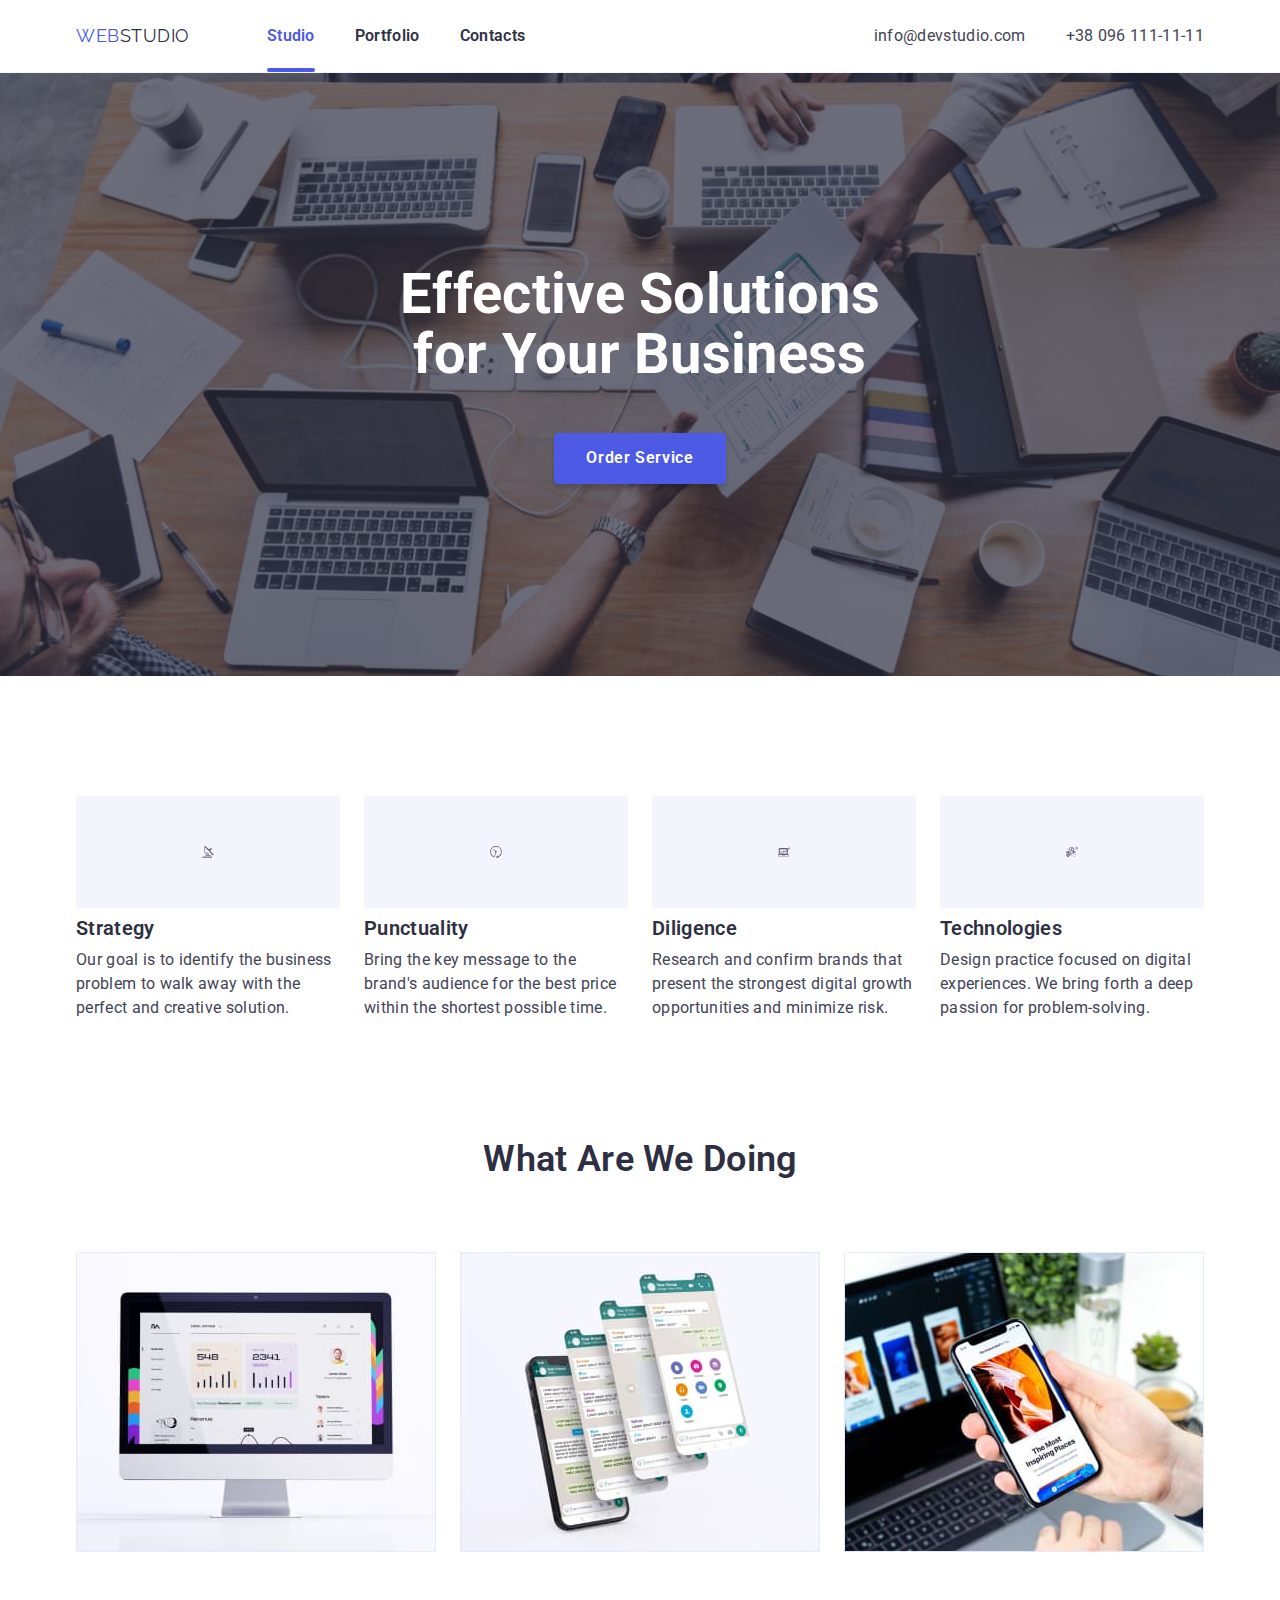
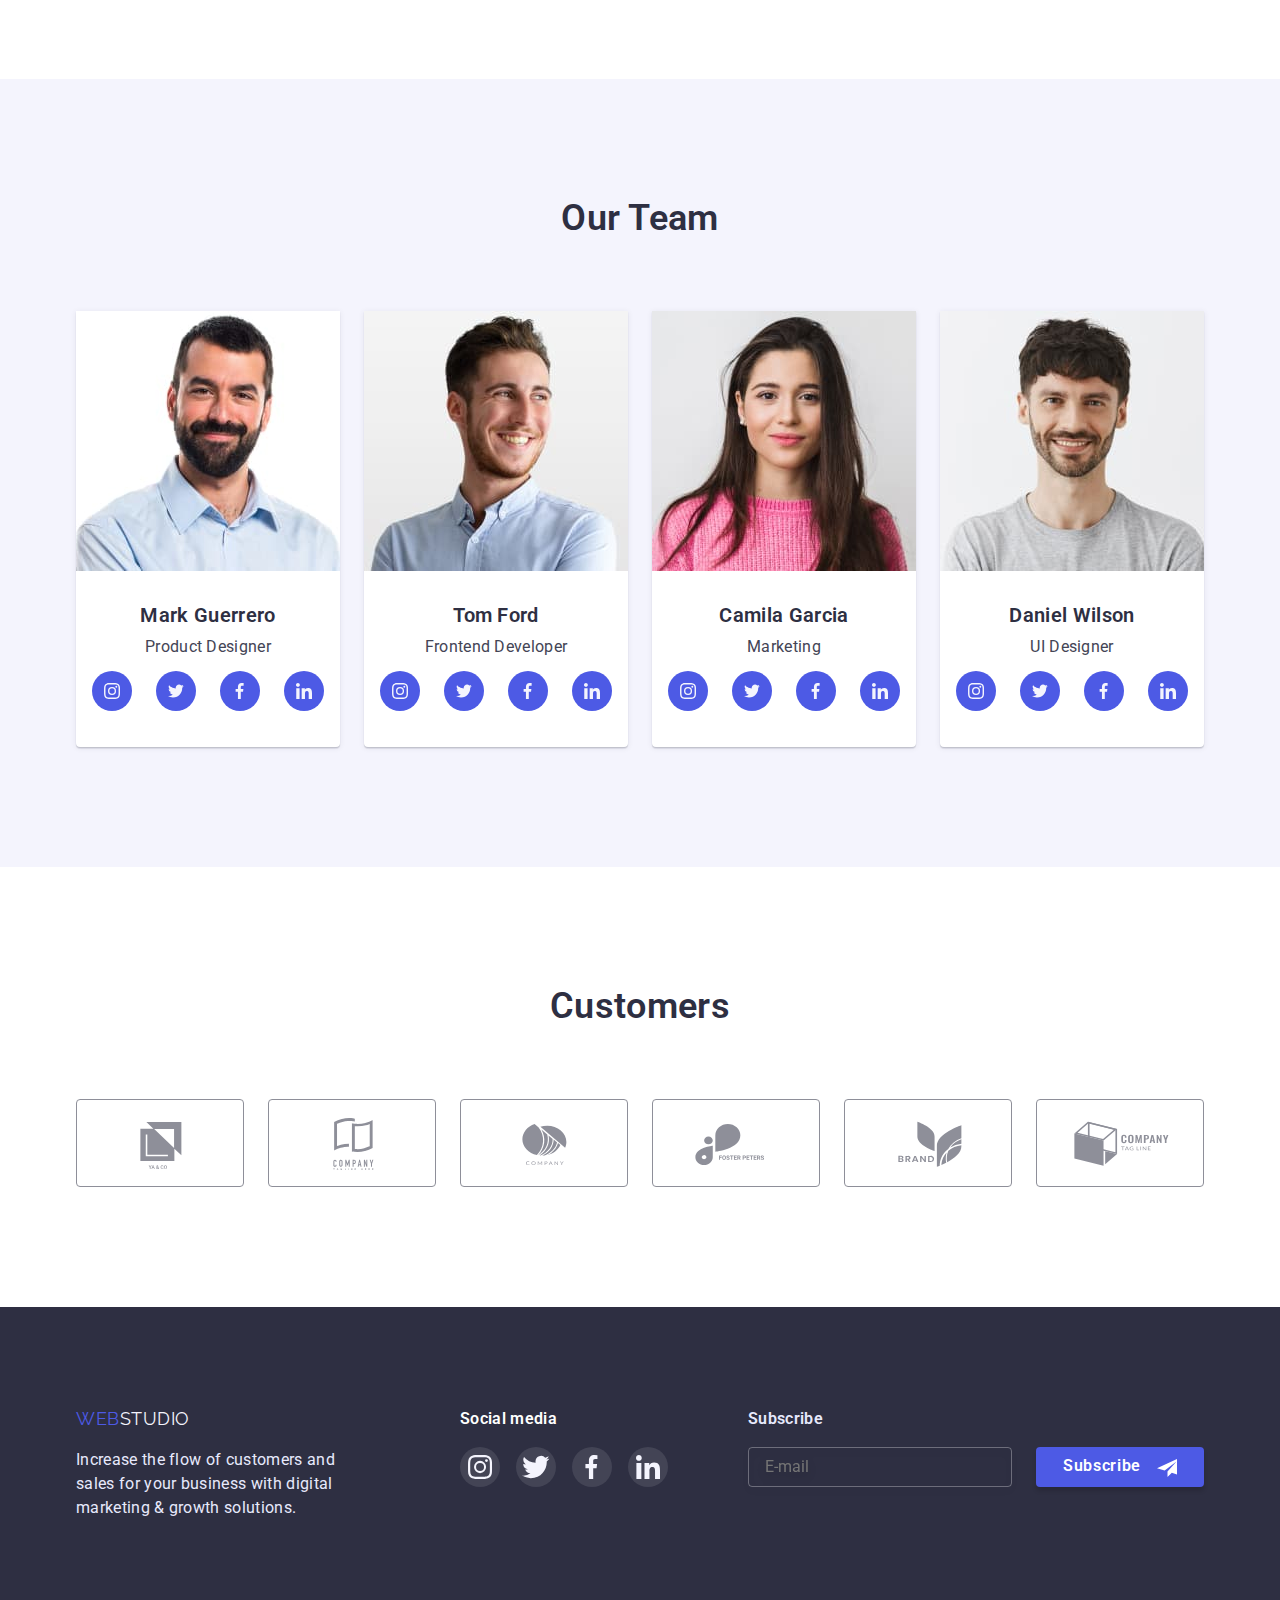
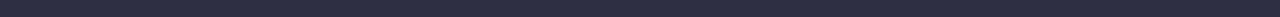
<file: index.html>
<!DOCTYPE html>
<html lang="en">
	<head>
		<meta charset="UTF-8" />
		<meta http-equiv="X-UA-Compatible" content="IE=edge" />
		<meta name="viewport" content="width=device-width, initial-scale=1.0" />
		<title>Studio</title>
		<link
			rel="stylesheet"
			href="https://cdnjs.cloudflare.com/ajax/libs/modern-normalize/1.1.0/modern-normalize.min.css"
		/>
		<link rel="preconnect" href="https://fonts.googleapis.com" />
		<link rel="preconnect" href="https://fonts.gstatic.com" crossorigin />
		<link
			href="https://fonts.googleapis.com/css2?family=Raleway:wght@800&family=Roboto:wght@400;500;700;900&display=swap"
			rel="stylesheet"
		/>
		<link rel="stylesheet" href="./css/styles.css" />
	</head>

	<body>
		<!--Шапка-->
		<header>
			<div class="nav container">
				<a href="./" class="logo logo-top"><span class="first-word">WEB</span>STUDIO</a>
				<nav>
					<ul class="list link-nav">
						<li><a href="./index.html" class="link link-hover active-page-studio">Studio</a></li>
						<li>
							<a href="./portfolio.html" class="link link-hover">Portfolio</a>
						</li>
						<li><a href="" class="link link-hover">Contacts</a></li>
					</ul>
				</nav>
				<ul class="list link-contacts">
					<li>
						<a href="mailto:info@devstudio.com" class="link contact-hover">info@devstudio.com</a>
					</li>
					<li>
						<a href="tel:+380961111111" class="link contact-hover">+38 096 111-11-11</a>
					</li>
				</ul>
			</div>
		</header>

		<!--Main content-->
		<main>
			<!--Герой-->
			<section class="hero section">
				<h1 class="hero-title">Effective Solutions for Your Business</h1>
				<button type="button" class="button-hero" data-modal-open>Order Service</button>
			</section>

			<!--Cекція після героя-->
			<section class="after-hero section">
				<div class="container">
					<ul class="list">
						<li class="list-after">
							<div class="icon-hero">
								<svg class="ico">
									<use href="./images/icons.svg#icon-anten"></use>
								</svg>
							</div>

							<h3>Strategy</h3>
							<p class="p-after">
								Our goal is to identify the business problem to walk away with the perfect and creative solution.
							</p>
						</li>

						<li class="list-after time">
							<div class="icon-hero">
								<svg class="ico">
									<use href="./images/icons.svg#icon-time"></use>
								</svg>
							</div>

							<h3>Punctuality</h3>
							<p class="p-after">
								Bring the key message to the brand's audience for the best price within the shortest possible time.
							</p>
						</li>

						<li class="list-after">
							<div class="icon-hero">
								<svg class="ico">
									<use href="./images/icons.svg#icon-notebook"></use>
								</svg>
							</div>

							<h3>Diligence</h3>
							<p class="p-after">
								Research and confirm brands that present the strongest digital growth opportunities and minimize risk.
							</p>
						</li>

						<li class="list-after">
							<div class="icon-hero">
								<svg class="ico">
									<use href="./images/icons.svg#icon-cosmoman"></use>
								</svg>
							</div>

							<h3>Technologies</h3>
							<p class="p-after">
								Design practice focused on digital experiences. We bring forth a deep passion for problem-solving.
							</p>
						</li>
					</ul>
				</div>
			</section>

			<!--Чим ми займаємось-->
			<section class="doing section">
				<div class="container">
					<h2 class="doing-title">What are we doing</h2>
					<ul class="list list-doing">
						<li>
							<img src="./images/imac.jpg" alt="monitor with graphs" width="360" />
						</li>

						<li>
							<img src="./images/multiscrin.jpg" alt="A phone with many messages" width="360" />
						</li>

						<li>
							<img src="./images/phone.jpg" alt="Hands hold the phone" width="360" />
						</li>
					</ul>
				</div>
			</section>

			<!--Наша команда-->
			<section class="our-team section">
				<div class="container">
					<h2 class="team-title">Our Team</h2>
					<ul class="list team-list">
						<li class="pers">
							<img src="./images/person-first.jpg" alt="" width="264" />
							<div class="person-data">
								<h3>Mark Guerrero</h3>
								<p class="position">Product Designer</p>
								<ul class="list activ">
									<li>
										<a class="ico-a" href="">
											<svg class="person-href" width="16" height="16">
												<use href="./images/icons.svg#icon-instagram"></use>
											</svg>
										</a>
									</li>
									<li>
										<a class="ico-a" href="">
											<svg class="person-href" width="16" height="16">
												<use href="./images/icons.svg#icon-twitter"></use>
											</svg>
										</a>
									</li>
									<li>
										<a class="ico-a" href="">
											<svg class="person-href" width="16" height="16">
												<use href="./images/icons.svg#icon-facebook"></use>
											</svg>
										</a>
									</li>
									<li>
										<a class="ico-a" href="">
											<svg class="person-href" width="16" height="16">
												<use href="./images/icons.svg#icon-in"></use>
											</svg>
										</a>
									</li>
								</ul>
							</div>
						</li>

						<li class="pers">
							<img src="./images/person-second.jpg" alt="Smiling man" width="264" />
							<div class="person-data">
								<h3>Tom Ford</h3>
								<p class="position">Frontend Developer</p>
								<ul class="list activ">
									<li>
										<a class="ico-a" href="">
											<svg class="person-href" width="16" height="16">
												<use href="./images/icons.svg#icon-instagram"></use>
											</svg>
										</a>
									</li>
									<li>
										<a class="ico-a" href="">
											<svg class="person-href" width="16" height="16">
												<use href="./images/icons.svg#icon-twitter"></use>
											</svg>
										</a>
									</li>
									<li>
										<a class="ico-a" href="">
											<svg class="person-href" width="16" height="16">
												<use href="./images/icons.svg#icon-facebook"></use>
											</svg>
										</a>
									</li>
									<li>
										<a class="ico-a" href="">
											<svg class="person-href" width="16" height="16">
												<use href="./images/icons.svg#icon-in"></use>
											</svg>
										</a>
									</li>
								</ul>
							</div>
						</li>

						<li class="pers">
							<img src="./images/person-third.jpg" alt="A girl with long hair" width="264" />
							<div class="person-data">
								<h3>Camila Garcia</h3>
								<p class="position">Marketing</p>
								<ul class="list activ">
									<li>
										<a class="ico-a" href="">
											<svg class="person-href" width="16" height="16">
												<use href="./images/icons.svg#icon-instagram"></use>
											</svg>
										</a>
									</li>
									<li>
										<a class="ico-a" href="">
											<svg class="person-href" width="16" height="16">
												<use href="./images/icons.svg#icon-twitter"></use>
											</svg>
										</a>
									</li>
									<li>
										<a class="ico-a" href="">
											<svg class="person-href" width="16" height="16">
												<use href="./images/icons.svg#icon-facebook"></use>
											</svg>
										</a>
									</li>
									<li>
										<a class="ico-a" href="">
											<svg class="person-href" width="16" height="16">
												<use href="./images/icons.svg#icon-in"></use>
											</svg>
										</a>
									</li>
								</ul>
							</div>
						</li>

						<li class="pers">
							<img src="./images/person-fouth.jpg" alt="Smiling man with stubble" width="264" class="imje" />
							<div class="person-data">
								<h3>Daniel Wilson</h3>
								<p class="position">UI Designer</p>
								<ul class="list activ">
									<li>
										<a class="ico-a" href="">
											<svg class="person-href" width="16" height="16">
												<use href="./images/icons.svg#icon-instagram"></use>
											</svg>
										</a>
									</li>
									<li>
										<a class="ico-a" href="">
											<svg class="person-href" width="16" height="16">
												<use href="./images/icons.svg#icon-twitter"></use>
											</svg>
										</a>
									</li>
									<li>
										<a class="ico-a" href="">
											<svg class="person-href" width="16" height="16">
												<use href="./images/icons.svg#icon-facebook"></use>
											</svg>
										</a>
									</li>
									<li>
										<a class="ico-a" href="">
											<svg class="person-href" width="16" height="16">
												<use href="./images/icons.svg#icon-in"></use>
											</svg>
										</a>
									</li>
								</ul>
							</div>
						</li>
					</ul>
				</div>
			</section>

			<!-- Customers -->
			<section class="section customers">
				<div class="container">
					<h2 class="title-customers">Customers</h2>
					<div>
						<ul class="list list-customers">
							<li class="partner">
								<a href="" class="a-partner">
									<svg class="svg-partner" width="104" height="56">
										<use href="./images/icons.svg#icon-ya-so"></use>
									</svg>
								</a>
							</li>
							<li class="partner">
								<a href="" class="a-partner">
									<svg class="svg-partner" width="104" height="56">
										<use href="./images/icons.svg#icon-tagline"></use>
									</svg>
								</a>
							</li>
							<li class="partner">
								<a href="" class="a-partner">
									<svg class="svg-partner" width="104" height="56">
										<use href="./images/icons.svg#icon-thirh-company"></use>
									</svg>
								</a>
							</li>
							<li class="partner">
								<a href="" class="a-partner">
									<svg class="svg-partner" width="104" height="56">
										<use href="./images/icons.svg#icon-foster-peter"></use>
									</svg>
								</a>
							</li>
							<li class="partner">
								<a href="" class="a-partner">
									<svg class="svg-partner" width="104" height="56">
										<use href="./images/icons.svg#icon-leaf-logo"></use>
									</svg>
								</a>
							</li>
							<li class="partner">
								<a href="" class="a-partner">
									<svg class="svg-partner" width="104" height="56">
										<use href="./images/icons.svg#icon-last-company"></use>
									</svg>
								</a>
							</li>
						</ul>
					</div>
				</div>
			</section>
		</main>
		<!--Підвал Footer-->
		<footer class="footer">
			<div class="container footer-data">
				<div>
					<a href="./" class="logo logo-bottom"><span class="first-word">WEB</span>STUDIO</a>
					<p class="footer-text">
						Increase the flow of customers and sales for your business with digital marketing & growth solutions.
					</p>
				</div>

				<div class="social-media">
					<h4>Social media</h4>
					<ul class="list footer-list">
						<li class="footer-ico">
							<a href="">
								<svg with="24" height="24">
									<use href="./images/icons.svg#icon-instagram"></use>
								</svg>
							</a>
						</li>
						<li class="footer-ico">
							<a href="">
								<svg with="24" height="24">
									<use href="./images/icons.svg#icon-twitter"></use>
								</svg>
							</a>
						</li>
						<li class="footer-ico">
							<a href="">
								<svg with="24" height="24">
									<use href="./images/icons.svg#icon-facebook"></use>
								</svg>
							</a>
						</li>
						<li class="footer-ico">
							<a href="">
								<svg with="24" height="24">
									<use href="./images/icons.svg#icon-in"></use>
								</svg>
							</a>
						</li>
					</ul>
				</div>

				<form class="form-element">
					<label class="email-form">
						<span class="text-before-form-email">Subscribe</span>
						<input type="email" name="email" placeholder="E-mail" class="email-input-box" />
					</label>
					<span class="button-bottom"><button type="submit" class="button button-form">Subscribe</button> </span>
				</form>
			</div>
		</footer>

		<div class="backdrop is-hidden" data-modal>
			<div class="modal">
				<button type="button" class="close-button" data-modal-close>
					<svg width="8" height="8">
						<use href="./images/icons.svg#icon-close-modal"></use>
					</svg>
				</button>
				<form class="modal-form">
					<span class="modal-title">Leave your contacts and we will call you back</span>
					<label for="" class="modal-form-field">
						<span class="modal-form-input-desc">Name</span>
						<span class="input-box"
							><input
								type="text"
								name="name"
								class="modal-form-input"
								required
								pattern="^[a-zA-Zа-яА-я]+$"
								minlength="2"
							/>
							<span class="modal-input-img">
								<svg class="ico">
									<use href="./images/icons.svg#icon-icon-man"></use>
								</svg>
							</span>
						</span>
					</label>
					<label for="" class="modal-form-field">
						<span class="modal-form-input-desc">Phone</span>
						<span class="input-box">
							<input
								type="tel"
								name="phone"
								class="modal-form-input"
								required
								pattern="[0-9]{3}-[0-9]{3}-[0-9]{2}-[0-9]{2}"
								title="xxx-xxx-xx-xx"
							/>
							<span class="modal-input-img">
								<svg class="ico">
									<use href="./images/icons.svg#icon-icon-tel"></use>
								</svg>
							</span>
						</span>
					</label>
					<label for="" class="modal-form-field">
						<span class="modal-form-input-desc">Email</span>
						<span class="input-box"
							><input type="email" name="email" class="modal-form-input" required />
							<span class="modal-input-img">
								<svg class="ico">
									<use href="./images/icons.svg#icon-icon-convert"></use>
								</svg> </span
						></span>
					</label>
					<label for="" class="modal-form-field">
						<span class="modal-form-input-desc">Comment</span>
						<textarea name="user-message" placeholder="Text input" class="modal-coment-field"></textarea>
					</label>
					<input id="user-policy" type="checkbox" name="user-policy" class="modal-form-check visually-hidden" />
					<label for="user-policy" class="modal-form-check-desk"
						>I accept the terms and conditions of the&nbsp;<a href="" class="policy link">Privacy Policy</a></label
					>

					<button type="submit" class="modal-form-submit button">Send</button>
				</form>
			</div>
		</div>
		<script src="./js/modal.js"></script>
	</body>
</html>
</file>
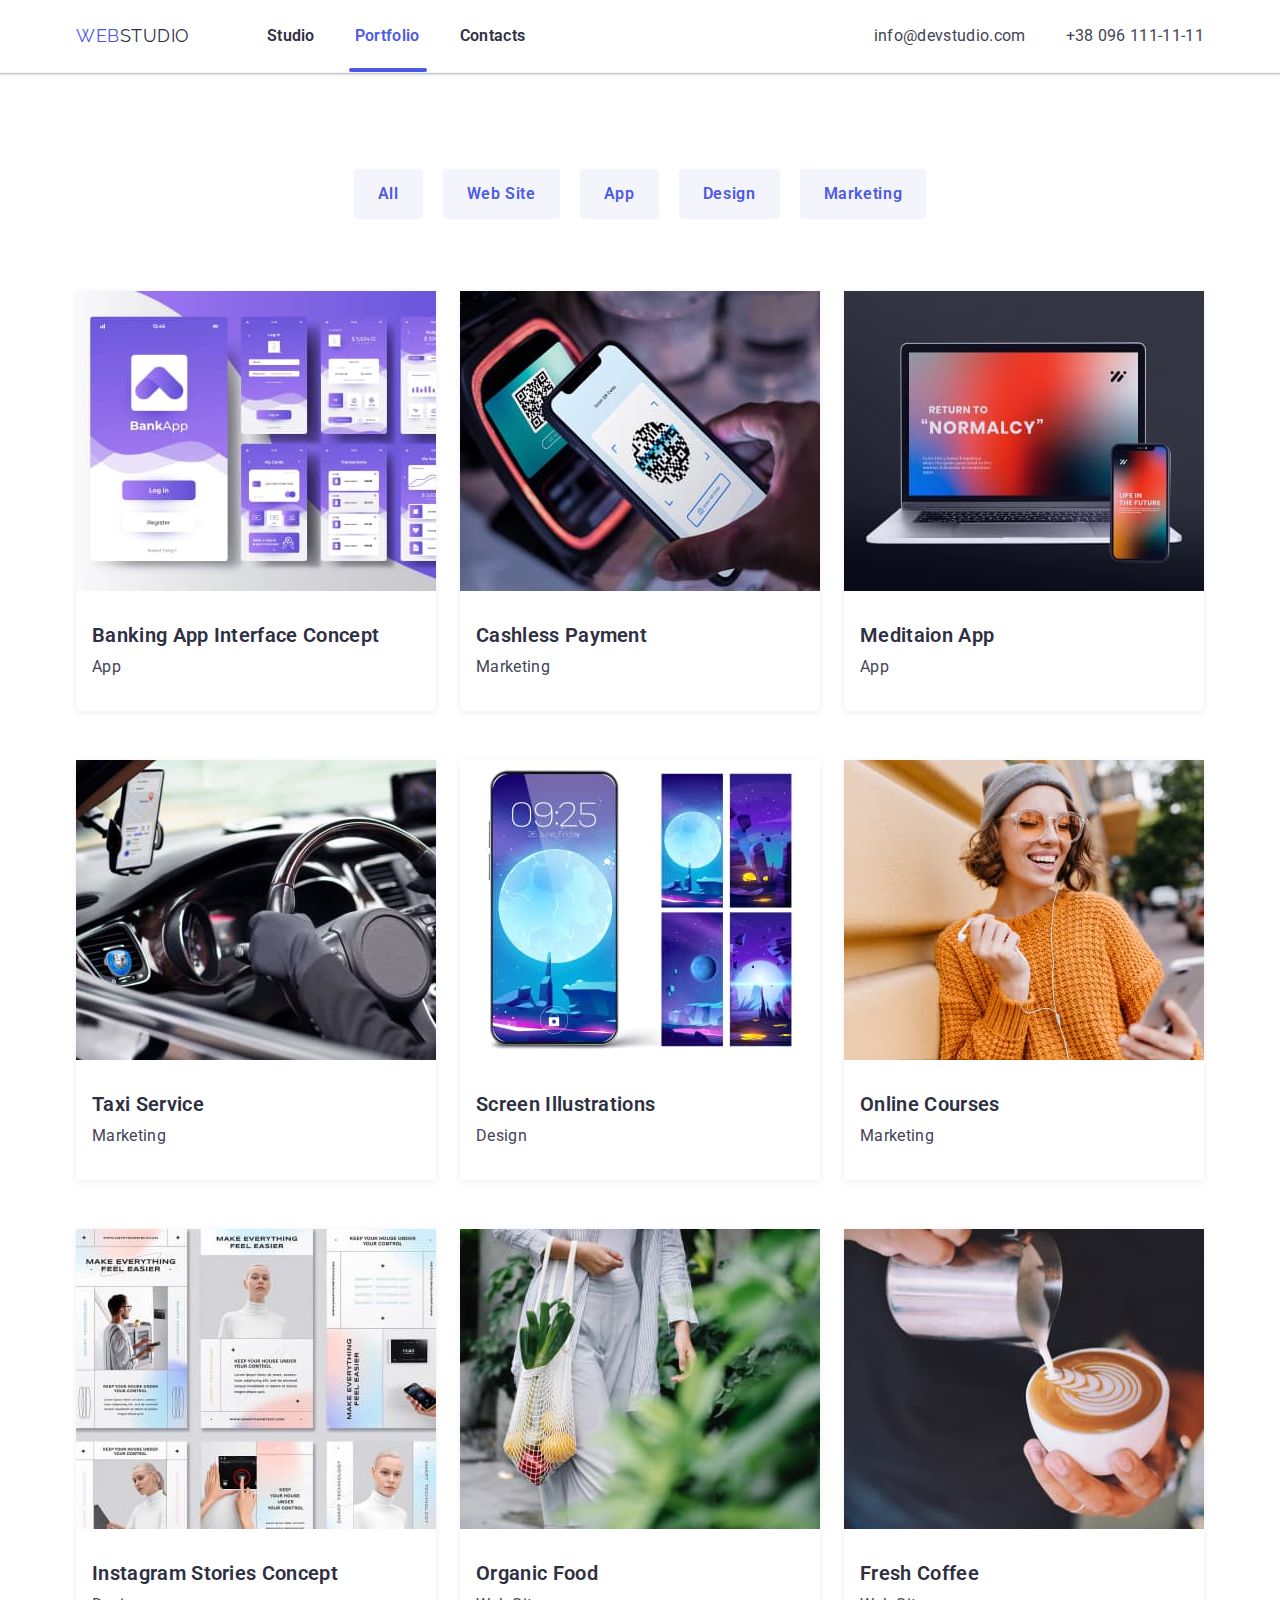
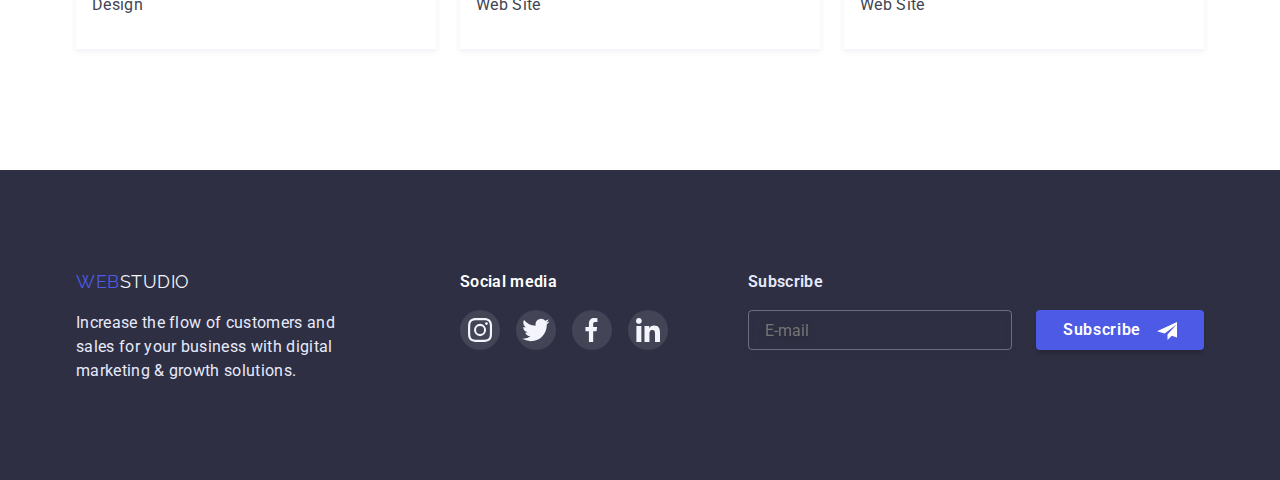
<file: portfolio.html>
<!DOCTYPE html>
<html lang="en">
	<head>
		<meta charset="UTF-8" />
		<meta http-equiv="X-UA-Compatible" content="IE=edge" />
		<meta name="viewport" content="width=device-width, initial-scale=1.0" />
		<title>Studio</title>
		<link
			rel="stylesheet"
			href="https://cdnjs.cloudflare.com/ajax/libs/modern-normalize/1.1.0/modern-normalize.min.css"
		/>
		<link rel="preconnect" href="https://fonts.googleapis.com" />
		<link rel="preconnect" href="https://fonts.gstatic.com" crossorigin />
		<link
			href="https://fonts.googleapis.com/css2?family=Raleway:wght@800&family=Roboto:wght@400;500;700;900&display=swap"
			rel="stylesheet"
		/>
		<link rel="stylesheet" href="./css/styles.css" />
	</head>
	<body>
		<!--Шапка-->
		<header>
			<div class="nav container">
				<a href="./" class="logo logo-top"><span class="first-word">WEB</span>STUDIO</a>
				<nav>
					<ul class="list link-nav">
						<li><a href="./index.html" class="link link-hover">Studio</a></li>
						<li>
							<a href="./portfolio.html" class="link link-hover active-page-portfolio">Portfolio</a>
						</li>
						<li><a href="" class="link link-hover">Contacts</a></li>
					</ul>
				</nav>
				<ul class="list link-contacts">
					<li>
						<a href="mailto:info@devstudio.com" class="link contact-hover">info@devstudio.com</a>
					</li>
					<li>
						<a href="tel:+380961111111" class="link contact-hover">+38 096 111-11-11</a>
					</li>
				</ul>
			</div>
		</header>

		<!--Main content-->
		<main>
			<section class="colection section filter-menu">
				<div class="container">
					<!--Filter Menu  -->

					<ul class="list filter">
						<li class="filter-item">
							<button type="button" class="button">All</button>
						</li>
						<li class="filter-item">
							<button type="button" class="button">Web Site</button>
						</li>
						<li class="filter-item">
							<button type="button" class="button">App</button>
						</li>
						<li class="filter-item">
							<button type="button" class="button">Design</button>
						</li>
						<li class="filter-item">
							<button type="button" class="button">Marketing</button>
						</li>
					</ul>

					<!-- Examples-works -->

					<ul class="list examples-works">
						<li class="item-works">
							<a href="" class="link link-focus">
								<div class="img-p">
									<img src="./images/first-image.jpg" alt="multiscrin" width="360" />
									<p class="overlay">
										14 Stylish and User-Friendly App Design Concepts · Task Manager App · Calorie Tracker App · Exotic
										Fruit Ecommerce App · Cloud Storage App
									</p>
								</div>
								<div class="example-work">
									<h3 class="title-portfolio">Banking App Interface Concept</h3>
									<p class="text-works">App</p>
								</div>
							</a>
						</li>
						<li class="item-works">
							<a href="" class="link">
								<div class="img-p">
									<img src="./images/paying.jpg" alt="phone scan qr-code" width="360" />
									<p class="overlay">
										14 Stylish and User-Friendly App Design Concepts · Task Manager App · Calorie Tracker App · Exotic
										Fruit Ecommerce App · Cloud Storage App
									</p>
								</div>

								<div class="example-work">
									<h3 class="title-portfolio">Cashless Payment</h3>
									<p class="text-works">Marketing</p>
								</div>
							</a>
						</li>
						<li class="item-works">
							<a href="" class="link">
								<div class="img-p">
									<img src="./images/third-image.jpg" alt="Laptop and phone" width="360" />
									<p class="overlay">
										14 Stylish and User-Friendly App Design Concepts · Task Manager App · Calorie Tracker App · Exotic
										Fruit Ecommerce App · Cloud Storage App
									</p>
								</div>

								<div class="example-work">
									<h3 class="title-portfolio">Meditaion App</h3>
									<p class="text-works">App</p>
								</div>
							</a>
						</li>
						<li class="item-works">
							<a href="" class="link">
								<div class="img-p">
									<img src="./images/fourth-image.jpg" alt="heands on weel" width="360" />
									<p class="overlay">
										14 Stylish and User-Friendly App Design Concepts · Task Manager App · Calorie Tracker App · Exotic
										Fruit Ecommerce App · Cloud Storage App
									</p>
								</div>

								<div class="example-work">
									<h3 class="title-portfolio">Taxi Service</h3>
									<p class="text-works">Marketing</p>
								</div>
							</a>
						</li>
						<li class="item-works">
							<a href="" class="link">
								<div class="img-p">
									<img src="./images/fifth-image.jpg" alt="" width="360" />
									<p class="overlay">
										14 Stylish and User-Friendly App Design Concepts · Task Manager App · Calorie Tracker App · Exotic
										Fruit Ecommerce App · Cloud Storage App
									</p>
								</div>

								<div class="example-work">
									<h3 class="title-portfolio">Screen Illustrations</h3>
									<p class="text-works">Design</p>
								</div>
							</a>
						</li>
						<li class="item-works">
							<a href="" class="link">
								<div class="img-p">
									<img src="./images/sixth-image.jpg" alt="Smiling girl in headphone" width="360" />
									<p class="overlay">
										14 Stylish and User-Friendly App Design Concepts · Task Manager App · Calorie Tracker App · Exotic
										Fruit Ecommerce App · Cloud Storage App
									</p>
								</div>

								<div class="example-work">
									<h3 class="title-portfolio">Online Courses</h3>
									<p class="text-works">Marketing</p>
								</div>
							</a>
						</li>
						<li class="item-works">
							<a href="" class="link">
								<div class="img-p">
									<img src="./images/seven-image.jpg" alt="Instagram page" width="360" />
									<p class="overlay">
										14 Stylish and User-Friendly App Design Concepts · Task Manager App · Calorie Tracker App · Exotic
										Fruit Ecommerce App · Cloud Storage App
									</p>
								</div>

								<div class="example-work">
									<h3 class="title-portfolio">Instagram Stories Concept</h3>
									<p class="text-works">Design</p>
								</div>
							</a>
						</li>
						<li class="item-works">
							<a href="" class="link">
								<div class="img-p">
									<img src="./images/eight-image.jpg" alt=" Fruts in the baskets" width="360" />
									<p class="overlay">
										14 Stylish and User-Friendly App Design Concepts · Task Manager App · Calorie Tracker App · Exotic
										Fruit Ecommerce App · Cloud Storage App
									</p>
								</div>

								<div class="example-work">
									<h3 class="title-portfolio">Organic Food</h3>
									<p class="text-works">Web Site</p>
								</div>
							</a>
						</li>
						<li class="item-works">
							<a href="" class="link">
								<div class="img-p">
									<img src="./images/ninth-image.jpg" alt="Cappuccino is being prepared" width="360" />
									<p class="overlay">
										14 Stylish and User-Friendly App Design Concepts · Task Manager App · Calorie Tracker App · Exotic
										Fruit Ecommerce App · Cloud Storage App
									</p>
								</div>
								<div class="example-work">
									<h3 class="title-portfolio">Fresh Coffee</h3>
									<p class="text-works">Web Site</p>
								</div>
							</a>
						</li>
					</ul>
				</div>
			</section>
		</main>
		<!--Підвал Footer-->
		<footer class="footer">
			<div class="container footer-data">
				<div>
					<a href="./" class="logo logo-bottom"><span class="first-word">WEB</span>STUDIO</a>
					<p class="footer-text">
						Increase the flow of customers and sales for your business with digital marketing & growth solutions.
					</p>
				</div>

				<div class="social-media">
					<h4>Social media</h4>
					<ul class="list footer-list">
						<li class="footer-ico">
							<a href="">
								<svg with="24" height="24">
									<use href="./images/icons.svg#icon-instagram"></use>
								</svg>
							</a>
						</li>
						<li class="footer-ico">
							<a href="">
								<svg with="24" height="24">
									<use href="./images/icons.svg#icon-twitter"></use>
								</svg>
							</a>
						</li>
						<li class="footer-ico">
							<a href="">
								<svg with="24" height="24">
									<use href="./images/icons.svg#icon-facebook"></use>
								</svg>
							</a>
						</li>
						<li class="footer-ico">
							<a href="">
								<svg with="24" height="24">
									<use href="./images/icons.svg#icon-in"></use>
								</svg>
							</a>
						</li>
					</ul>
				</div>

				<form class="form-element">
					<label class="email-form">
						<span class="text-before-form-email">Subscribe</span>
						<input type="email" name="email" placeholder="E-mail" class="email-input-box" />
					</label>
					<span class="button-bottom"><button type="submit" class="button button-form">Subscribe</button> </span>
				</form>
			</div>
		</footer>
	</body>
</html>
</file>
<file: css/styles.css>
*,
*::before,
*::after {
	box-sizing: border-box;
}

:root {
	--color-title-background: #2e2f42;
	--color-text: #434455;
	--color-studio: #4d5ae5;
	--alternative-color: #f4f4fd;
	--bacground-color-text: #ffffff;
	--hover-color: #434455;
	--animation: 250ms cubic-bezier(0.4, 0, 0.2, 1);
}

header {
	border-bottom: 0.5px solid #f4f4fd;
	box-shadow: 0px 2px 1px rgba(46, 47, 66, 0.08), 0px 1px 1px rgba(46, 47, 66, 0.16), 0px 1px 6px rgba(46, 47, 66, 0.08);
}

.active-page-portfolio::after {
	position: absolute;
	bottom: 0;
	left: -6px;

	content: "";
	display: block;
	width: 78px;
	height: 4px;
	border-radius: 2px;
	background-color: var(--color-studio);
}

body {
	font-family: "Roboto", sans-serif;
	color: var(--color-text);
	background-color: var(--bacground-color-text);
	font-weight: 400;
	line-height: 1.5;
	letter-spacing: 0.02em;
}

/* title */
h1 {
	margin: 0;
}

h2 {
	margin: 0;
	font-weight: 600;
	font-size: 36px;
	line-height: 1.11;
	text-align: center;
	text-transform: capitalize;
	color: var(--color-title-background);
}

h3 {
	font-weight: 600;
	font-size: 20px;
	line-height: 1.2;
	color: var(--color-title-background);
	margin: 0;
}

.section {
	padding-top: 94px;
	padding-bottom: 94px;
}

.container {
	width: 1158px;
	padding-left: 15px;
	padding-right: 15px;
	margin-left: auto;
	margin-right: auto;
}

.list {
	padding: 0;
	margin: 0;
	list-style-type: none;
}

.nav {
	display: flex;
	height: 72px;
	align-items: center;
	margin-left: auto;
	margin-right: auto;
}
nav {
	margin-left: 77px;
}

/* Link formating */

.link {
	text-decoration: none;
	color: inherit;
}

.contact-hover {
	transition: color var(--animation);
}

.contact-hover:hover {
	color: var(--color-studio);
}

.link-nav {
	display: flex;
}

.link-nav li:not(:last-child) {
	margin-right: 40px;
}

.link-hover {
	display: block;
	padding-top: 24px;
	padding-bottom: 24px;

	color: var(--color-title-background);
	font-weight: 600;

	transition: color var(--animation);
}

.link-contacts {
	display: flex;
	margin-left: auto;
}

.link-contacts a {
	padding-top: 24px;
	padding-bottom: 24px;
}

.link-contacts li + li {
	margin-left: 40px;
}

.link-contacts a {
	color: var(--color-text);
}

.link-hover {
	display: block;
	position: relative;
}

.link-hover:hover,
.link-hover:focus {
	color: var(--hover-color);
}

.link:active {
	color: var(--color-studio);
}

/* logo style */

.logo {
	text-decoration: none;
	color: var(--color-title-background);
	font-family: "Raleway", sans-serif;
	font-size: 18px;
	line-height: 1.33;
	letter-spacing: 0.03em;
}

.first-word {
	color: var(--color-studio);
}

.logo-bottom {
	color: var(--alternative-color);
}

/* Hero styles */

.button-hero {
	font-weight: 600;
	font-size: 16px;
	line-height: 1.18;
	align-items: center;
	letter-spacing: 0.04em;
	color: var(--bacground-color-text);
	background-color: var(--color-studio);
	border: 0;
	cursor: pointer;
	padding: 16px 32px;
	border-radius: 4px;
	box-shadow: 0px 4px 4px rgba(0, 0, 0, 0.15);
	transition: background-color var(--animation), box-shadow var(--animation);
}

.hero {
	color: var(--bacground-color-text);
	margin: 0 auto;
	max-width: 1600px;
	background-color: var(--color-title-background);
	background-image: linear-gradient(to right, #2e2f42b3, #2e2f42b3), url(../images/people-office.jpg);
	background-size: cover;
	background-repeat: no-repeat;
	text-align: center;
	padding-top: 192px;
	padding-bottom: 192px;
}

.hero-title {
	font-size: 56px;
	line-height: 1.07;
	max-width: 492px;
	margin-left: auto;
	margin-right: auto;
	margin-bottom: 48px;
}

.button-hero:hover,
.button-hero:focus {
	background: #4d5ae5;
	box-shadow: 0px 1px 6px rgba(46, 47, 66, 0.08), 0px 1px 1px rgba(46, 47, 66, 0.16), 0px 2px 1px rgba(46, 47, 66, 0.08);
}

.button-hero:active {
	background-color: #404bbf;
	box-shadow: 0px 4px 4px rgba(0, 0, 0, 0.15);
}

/* Section after hero */

.icon-hero {
	display: flex;
	justify-content: center;
	align-items: center;
	width: 264px;
	height: 112px;
	border-radius: 4px;
	background-color: #f4f4fd;
	margin-bottom: 8px;
}

.ico {
	width: 64px;
	height: 64px;
}

.after-hero {
	padding-top: 120px;
	padding-bottom: 120px;
}

.after-hero ul {
	display: flex;
}

.after-hero ul li {
	width: 264px;
	margin-bottom: 0;
}

.after-hero ul li h3 {
	margin-top: 0;
}

.after-hero ul {
	justify-content: space-between;
}

.p-after {
	margin-top: 8px;
	margin-bottom: 0;
}

.list-after:not(:last-child) {
	margin-right: 24px;
}

/* what doing */

.doing {
	padding-top: 0;
	padding-bottom: 120px;
}

.list-doing {
	display: flex;
	justify-content: space-between;
}

.doing-title {
	margin-bottom: 72px;
}

.list-doing > li:not(:last-child) {
	margin-right: 24px;
}

/* Our Team */

.team-list > li > img {
	display: block;
}

.our-team {
	padding-top: 120px;
	padding-bottom: 120px;

	background-color: var(--alternative-color);
}

.team-title {
	margin-bottom: 72px;
}

.our-team ul {
	display: flex;
	justify-content: space-between;
	margin-left: auto;
	margin-right: auto;
}

.pers {
	background-color: var(--bacground-color-text);
	text-align: center;

	box-shadow: 0px 1px 6px rgba(46, 47, 66, 0.08), 0px 1px 1px rgba(46, 47, 66, 0.16), 0px 2px 1px rgba(46, 47, 66, 0.08);
	border-radius: 0px 0px 4px 4px;
}

.team-list > li:not(:last-child) {
	margin-right: 24px;
}

/* Footer */

.footer-data {
	display: flex;
}

.footer-list {
	display: flex;
}

.social-media {
	margin-left: 120px;
}

.social-media a {
	height: 100%;
	width: 100%;
	display: flex;
	justify-content: center;
	align-items: center;
}

.footer-list > li {
	width: 40px;
	height: 40px;
}

.footer-data h4 {
	margin: 0;
	margin-bottom: 16px;

	font-family: "Roboto";
	font-style: normal;
	font-weight: 600;
	line-height: 1.5;
	letter-spacing: 0.02em;
	color: #ffffff;
}

.footer-ico {
	background-color: var(--hover-color);
	border-radius: 50%;
	transition: background-color var(--animation);
}

.footer-list > li:hover {
	background-color: #31d0aa;
}

.footer-ico:not(:last-child) {
	margin-right: 16px;
}

.footer {
	padding-top: 100px;
	height: 310px;
	background-color: var(--color-title-background);
	color: #e7e9fc;
}

/* Page Portfolio */

.colection {
	padding-top: 96px;
}

.title-portfolio {
	text-align: left;
	font-weight: 600;
	font-size: 20px;
	line-height: 1.2;
}

.button {
	font-weight: 600;
	align-items: center;
	text-align: center;
	letter-spacing: 0.04em;
	color: var(--color-studio);
	background-color: var(--alternative-color);
	border: 0;
	cursor: pointer;
	border-radius: 4px;
	padding: 16px 24px;

	transition: color var(--animation), background-color var(--animation), box-shadov var(--animation);
}

.button:hover,
.button:focus {
	color: var(--alternative-color);
	background-color: var(--color-studio);
	box-shadow: 0px 1px 6px rgba(46, 47, 66, 0.08), 0px 1px 1px rgba(46, 47, 66, 0.16), 0px 2px 1px rgba(46, 47, 66, 0.08);
}

.footer-text {
	margin: 0;
	margin-left: 0;
	margin-top: 16px;
	width: 264px;
}

.filter {
	display: flex;
	justify-content: center;
	margin-bottom: 72px;
}

.filter-item {
	margin-right: 20px;
	border-radius: 4px;
}

.filter-item:hover,
.filter-item:focus {
	box-shadow: 0px 4px 4px rgba(0, 0, 0, 0.15);
}

.filter-item:last-child {
	margin-right: 0;
}

.filter > li {
	min-width: 48px;
}

.examples-works {
	display: flex;
	flex-wrap: wrap;
	justify-content: space-between;
}

.item-works {
	margin-bottom: 48px;
	box-shadow: 0px 1px 6px rgba(46, 47, 66, 0.08);
	width: 360px;

	transition: box-shadow var(--animation);
}

.item-works:hover,
.item-works:focus {
	box-shadow: 0px 1px 6px rgba(46, 47, 66, 0.08), 0px 1px 1px rgba(46, 47, 66, 0.16), 0px 2px 1px rgba(46, 47, 66, 0.08);
}

.text-works {
	margin: 0;
	margin-top: 8px;
}

.item-works:nth-last-child(-n + 3) {
	margin-bottom: 0;
}

.item-works:not(:nth-child(3n + 3)) {
	margin-right: 24px;
}

.position {
	margin: 0;
	margin-bottom: 12px;
	margin-top: 8px;
}

.person-data {
	padding: 32px 16px 36px;
}

.item-works > a > img {
	display: block;
}

.example-work {
	padding-left: 16px;
	padding-top: 32px;
	padding-bottom: 32px;
	border-bottom: 0.5px solid #f4f4fd;
}

.filter-menu {
	padding-bottom: 120px;
}

.ico-a {
	display: flex;

	height: 100%;
	width: 100%;
	align-items: center;
	justify-content: center;

	border-radius: 50%;
}

.activ > li {
	width: 40px;
	height: 40px;
	background-color: var(--color-studio);
	border-radius: 50%;
}

.activ > li:not(:last-child) {
	margin-right: 24px;
}

/* Customers */

.list-customers {
	display: flex;
}

.partner {
	width: 168px;
	height: 88px;

	margin-right: 24px;
}

.partner:last-child {
	margin-right: 0;
}

.a-partner {
	border: 1px solid #8e8f99;
	border-radius: 4px;
	color: #8e8f99;
	width: 100%;
	height: 100%;
	display: flex;
	justify-content: center;
	align-items: center;
	transition: border-color var(--animation);
}

.svg-partner {
	fill: #8e8f99;
	transition: fill var(--animation);
}

.a-partner:hover,
.a-partner:focus {
	border-color: var(--color-studio);
}

.a-partner:hover .svg-partner,
.a-partner:focus .svg-partner {
	fill: var(--color-studio);
}

.customers {
	padding-top: 120px;
	padding-bottom: 120px;
}

.title-customers {
	margin-bottom: 72px;
}

.img-p {
	position: relative;
	width: 360px;
	overflow: hidden;
}

.img-p img {
	display: block;
}

.overlay {
	position: absolute;
	left: 0;
	top: 0;
	width: 360px;
	height: 300px;
	margin: 0;
	padding-top: 40px;
	padding-left: 32px;
	padding-right: 32px;
	overflow: auto;
	transform: translate(0, 100%);
	transition: transform var(--animation);

	font-weight: 400;
	font-size: 16px;
	line-height: 1.5;
	background-color: var(--color-studio);
	color: var(--alternative-color);
	letter-spacing: 0.02em;
	position: absolute;
}

.item-works :hover .overlay,
.link-focus:focus .overlay {
	transform: translate(0, 0);
}

/* ============ACTIVE PAGE PORTFOLIO============ */
.active-page-portfolio::after {
	position: absolute;
	bottom: 0;
	left: -6px;

	content: "";
	display: block;
	width: 78px;
	height: 4px;
	border-radius: 2px;
	background-color: var(--color-studio);
}

.active-page-portfolio {
	color: var(--color-studio);
}

.active-page-portfolio:hover,
.active-page-portfolio:focus {
	color: var(--color-studio);
}
/* ============ACTIVE PAGE PORTFOLIO============ */

/* ============ACTIVE PAGE STUDIO============ */
.active-page-studio {
	color: var(--color-studio);
}

.active-page-studio:hover,
.active-page-studio:focus {
	color: var(--color-studio);
}

.active-page-studio::after {
	content: "";
	position: absolute;
	bottom: 0;
	left: 0;
	display: block;
	width: 48px;
	height: 4px;
	border-radius: 2px;
	background-color: var(--color-studio);
}
/* ============ACTIVE PAGE STUDIO============ */
/* ============MODAL WINDOW============ */
.backdrop {
	position: fixed;
	top: 0;
	left: 0;
	display: flex;

	width: 100%;
	height: 100%;
	background: rgba(46, 47, 66, 0.4);

	transition: visibility var(--animation), opacity var(--animation);
}

.backdrop.is-hidden {
	visibility: 0;
	opacity: 0;
	pointer-events: none;

	transition: visibility var(--animation), opacity var(--animation);
}

.modal {
	width: 408px;
	height: 579px;
	padding: 72px 24px 24px 24px;
	background-color: #fcfcfc;

	position: absolute;
	top: 50%;
	left: 50%;
	transform: translate(-50%, -50%);
}

.close-button {
	position: absolute;
	right: 24px;
	top: 24px;

	display: flex;
	align-items: center;
	justify-content: center;

	width: 24px;
	height: 24px;
	border-radius: 50%;
	background-color: #e7e9fc;
	border: 1px solid rgba(0, 0, 0, 0.1);
	cursor: pointer;
}

.close-button:hover,
.close-button:focus {
	box-shadow: 0px 1px 6px rgba(46, 47, 66, 0.08), 0px 1px 1px rgba(46, 47, 66, 0.16), 0px 2px 1px rgba(46, 47, 66, 0.08);
}

/* ============MODAL WINDOW============ */

/* ============ FOOTER FORM ============ */
.form-element {
	display: flex;
	height: 80px;
	margin-left: 80px;
}

.button-form {
	display: flex;
	color: #ffffff;
	width: 168px;
	height: 40px;
	padding: 8px 24px;
	border-radius: 4px;
	background-color: var(--color-studio);
	justify-content: center;
	align-items: center;

	box-shadow: 0px 4px 4px rgba(0, 0, 0, 0.15);
}

.button-form::after {
	content: "";
	background-image: url(../images/icon-send.svg);
	width: 20px;
	height: 20px;
	margin-left: 16px;

	justify-content: center;
	align-items: center;
}

.button-form:hover,
.button-form:focus {
	box-shadow: 0px 1px 6px rgba(46, 47, 66, 0.08), 0px 1px 1px rgba(46, 47, 66, 0.16), 0px 2px 1px rgba(46, 47, 66, 0.08);
}

.button-form:active {
	background-color: #404bbf;
	box-shadow: 0px 4px 4px rgba(0, 0, 0, 0.15);
}

.email-input-box {
	width: 264px;
	height: 40px;
	border: 1px solid rgba(255, 255, 255, 0.3);
	filter: drop-shadow(0px 4px 4px rgba(0, 0, 0, 0.15));
	border-radius: 4px;
	background-color: inherit;
	padding: 8px 16px;
	color: #fff;
	transition: border var(--animation);
}

.email-input-box:focus {
	outline: none;
	border: 1px solid #4d5ae5;
}

.email-input-box:playsholder {
	font-weight: 400;
	font-size: 12px;
	line-height: 2;

	display: flex;
	align-items: center;
	letter-spacing: 0.04em;

	color: rgba(255, 255, 255, 0.6);
}

.text-before-form-email {
	display: block;
	margin-bottom: 16px;

	font-weight: 600;
	font-size: 16px;
	line-height: 1.5;

	letter-spacing: 0.02em;
}

.button-bottom {
	display: flex;
	align-items: flex-end;
	margin-left: 24px;
}

/* ============ FOOTER FORM ============ */

/* ============ MODAL FORM ============ */
.modal-form {
	display: flex;
	flex-direction: column;
}

.modal-title {
	margin-bottom: 16px;

	font-weight: 600;
	font-size: 16px;
	line-height: 1.5;
	text-align: center;
	letter-spacing: 0.02em;

	color: #2e2f42;
}

.input-box {
	display: block;
	position: relative;
}

.modal-input-img {
	display: block;
	position: absolute;
	width: 12px;
	height: 12px;
	top: 50%;
	left: 19px;

	transform: translateY(-50%);
}

.ico {
	display: block;
	width: 12px;
	height: 12px;
	fill: var(--color-title-background);

	transition: fill var(--animation);
}

.modal-form-field {
	margin-bottom: 8px;
}

.modal-form-input-desc {
	display: flex;
	margin-bottom: 4px;
	font-weight: 400;
	font-size: 12px;
	line-height: 1.16;
	letter-spacing: 0.01em;

	color: #8e8f99;
}

.modal-form-input {
	width: 100%;
	padding-left: 34px;
	height: 40px;
	border: 1px solid rgba(33, 33, 33, 0.2);
	border-radius: 4px;

	transition: border-color var(--animation);
}

.modal-form-input:focus {
	border-color: var(--color-studio);
	outline: none;
}

.modal-form-input:focus + .modal-input-img .ico {
	fill: var(--color-studio);
}

.modal-coment-field {
	resize: none;
	width: 100%;
	height: 120px;
	padding: 8px 16px;
	border: 1px solid rgba(33, 33, 33, 0.2);
	border-radius: 4px;

	font-weight: 400;
	font-size: 12px;
	line-height: 1.16;

	letter-spacing: 0.01em;

	transition: border-color var(--animation);
}

.modal-coment-field:focus {
	outline: none;
	border-color: var(--color-studio);
}

.modal-coment-field::placeholder {
	color: rgba(117, 117, 117, 0.5);
	font-weight: 400;
	font-size: 12px;
	line-height: 1.16;

	letter-spacing: 0.01em;
}

.modal-form-check-desk {
	margin-bottom: 24px;

	font-weight: 400;
	font-size: 12px;
	line-height: 1.33;

	letter-spacing: 0.04em;

	color: #757575;
	display: flex;
	align-items: center;
}

.modal-form-check-desk::before {
	content: "";
	display: block;
	width: 16px;
	height: 16px;
	border: 1.25px solid var(--color-title-background);
	border-radius: 2px;
	cursor: pointer;
	margin-right: 8px;
	transition: background-color var(--animation), background-image var(--animation), border var(--animation);
}

.modal-form-check:checked + .modal-form-check-desk::before {
	background-color: var(--color-studio);
	background-image: url(../images/cheked.svg);
	background-repeat: no-repeat;
	background-position: 50% 50%;
	border: 1.25px solid #4d5ae5;
	border-radius: 2px;
}

.modal-form-check:focus + .modal-form-check-desk::before {
	border: 1.25px solid #4d5ae5;
}

.policy {
	color: var(--color-studio);
}

.modal-form-submit {
	min-width: 170px;
	height: 51px;
	color: #fff;
	background-color: var(--color-studio);
	box-shadow: 0px 4px 4px rgba(0, 0, 0, 0.15);
	border-radius: 4px;
	align-self: center;

	transition: box-shadow var(--animation), background-color var(--animation);
}

.modal-form-submit:hover,
.modal-form-submit:focus {
	box-shadow: 0px 1px 6px rgba(46, 47, 66, 0.08), 0px 1px 1px rgba(46, 47, 66, 0.16), 0px 2px 1px rgba(46, 47, 66, 0.08);
}

.modal-form-submit:active {
	background-color: #404bbf;
	box-shadow: 0px 4px 4px rgba(0, 0, 0, 0.15);
}

.visually-hidden {
	position: absolute;
	width: 1px;
	height: 1px;
	margin: -1px;
	border: 0;
	padding: 0;
	white-space: nowrap;
	clip-path: inset(100%);
	clip: rect(0 0 0 0);
	overflow: hidden;
}

/* ============ MODAL FORM ============ */
</file>
